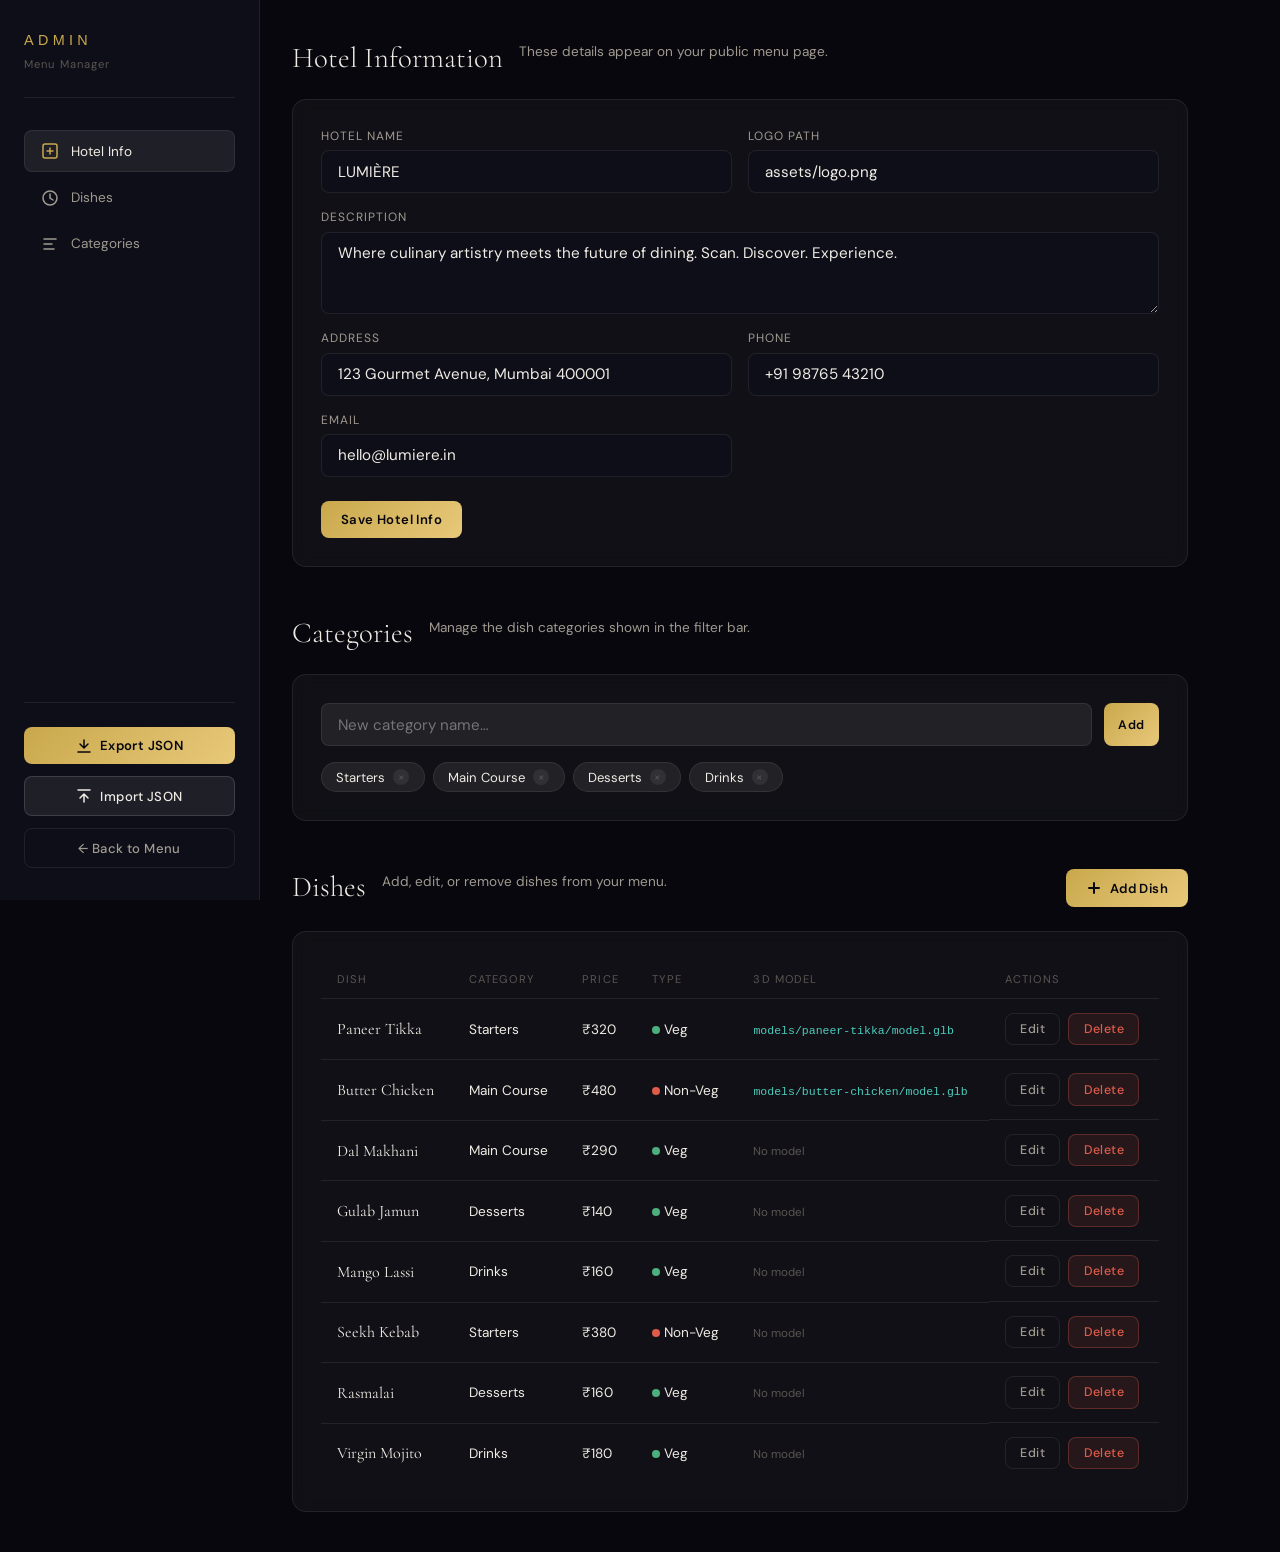
<file: admin.html>
<!DOCTYPE html>
<html lang="en">
<head>
  <meta charset="UTF-8" />
  <meta name="viewport" content="width=device-width, initial-scale=1.0" />
  <title>Admin Panel · AR Menu</title>
  <link rel="preconnect" href="https://fonts.googleapis.com" />
  <link rel="preconnect" href="https://fonts.gstatic.com" crossorigin />
  <link href="https://fonts.googleapis.com/css2?family=Cormorant+Garamond:wght@300;400;600&family=DM+Sans:wght@300;400;500&family=Syncopate:wght@400;700&display=swap" rel="stylesheet" />
  <link rel="stylesheet" href="css/style.css" />
  <link rel="stylesheet" href="css/admin.css" />
</head>
<body class="admin-body">

<div class="admin-layout">

  <!-- SIDEBAR -->
  <aside class="admin-sidebar">
    <div class="sidebar-brand">
      <span class="nav-brand">ADMIN</span>
      <span class="sidebar-sub">Menu Manager</span>
    </div>
    <nav class="sidebar-nav">
      <a href="#hotel-section" class="slink active" data-section="hotel-section">
        <svg width="18" height="18" viewBox="0 0 18 18" fill="none"><rect x="2" y="2" width="14" height="14" rx="2" stroke="currentColor" stroke-width="1.5"/><path d="M6 9h6M9 6v6" stroke="currentColor" stroke-width="1.5" stroke-linecap="round"/></svg>
        Hotel Info
      </a>
      <a href="#dishes-section" class="slink" data-section="dishes-section">
        <svg width="18" height="18" viewBox="0 0 18 18" fill="none"><circle cx="9" cy="9" r="7" stroke="currentColor" stroke-width="1.5"/><path d="M9 5v4l3 2" stroke="currentColor" stroke-width="1.5" stroke-linecap="round"/></svg>
        Dishes
      </a>
      <a href="#categories-section" class="slink" data-section="categories-section">
        <svg width="18" height="18" viewBox="0 0 18 18" fill="none"><path d="M3 4h12M3 9h8M3 14h10" stroke="currentColor" stroke-width="1.5" stroke-linecap="round"/></svg>
        Categories
      </a>
    </nav>
    <div class="sidebar-actions">
      <button class="admin-btn primary" id="export-btn">
        <svg width="16" height="16" viewBox="0 0 16 16" fill="none"><path d="M8 2v8M4 6l4 4 4-4M2 14h12" stroke="currentColor" stroke-width="1.5" stroke-linecap="round"/></svg>
        Export JSON
      </button>
      <label class="admin-btn secondary" for="import-file">
        <svg width="16" height="16" viewBox="0 0 16 16" fill="none"><path d="M8 14V6M4 10l4-4 4 4M2 2h12" stroke="currentColor" stroke-width="1.5" stroke-linecap="round"/></svg>
        Import JSON
        <input type="file" id="import-file" accept=".json" hidden />
      </label>
      <a href="index.html" class="admin-btn ghost">← Back to Menu</a>
    </div>
  </aside>

  <!-- MAIN -->
  <main class="admin-main">

    <!-- HOTEL INFO -->
    <section class="admin-section" id="hotel-section">
      <div class="admin-section-header">
        <h2>Hotel Information</h2>
        <p>These details appear on your public menu page.</p>
      </div>
      <div class="admin-card">
        <div class="form-grid">
          <div class="form-group">
            <label>Hotel Name</label>
            <input type="text" id="hotel-name" placeholder="e.g. LUMIÈRE" />
          </div>
          <div class="form-group">
            <label>Logo Path</label>
            <input type="text" id="hotel-logo" placeholder="assets/logo.png" />
          </div>
          <div class="form-group full">
            <label>Description</label>
            <textarea id="hotel-desc" rows="3" placeholder="Short tagline or description…"></textarea>
          </div>
          <div class="form-group">
            <label>Address</label>
            <input type="text" id="hotel-address" placeholder="123 Gourmet Avenue, City" />
          </div>
          <div class="form-group">
            <label>Phone</label>
            <input type="text" id="hotel-phone" placeholder="+91 00000 00000" />
          </div>
          <div class="form-group">
            <label>Email</label>
            <input type="text" id="hotel-email" placeholder="hello@hotel.com" />
          </div>
        </div>
        <button class="admin-btn primary" id="save-hotel-btn">Save Hotel Info</button>
      </div>
    </section>

    <!-- CATEGORIES -->
    <section class="admin-section" id="categories-section">
      <div class="admin-section-header">
        <h2>Categories</h2>
        <p>Manage the dish categories shown in the filter bar.</p>
      </div>
      <div class="admin-card">
        <div class="cat-input-row">
          <input type="text" id="cat-input" placeholder="New category name…" />
          <button class="admin-btn primary small" id="add-cat-btn">Add</button>
        </div>
        <div class="cat-list" id="cat-list"></div>
      </div>
    </section>

    <!-- DISHES -->
    <section class="admin-section" id="dishes-section">
      <div class="admin-section-header">
        <h2>Dishes</h2>
        <p>Add, edit, or remove dishes from your menu.</p>
        <button class="admin-btn primary" id="open-add-dish-btn">
          <svg width="16" height="16" viewBox="0 0 16 16" fill="none"><path d="M8 3v10M3 8h10" stroke="currentColor" stroke-width="2" stroke-linecap="round"/></svg>
          Add Dish
        </button>
      </div>

      <!-- Dish Form (shown inline) -->
      <div class="admin-card dish-form-card hidden" id="dish-form-card">
        <h3 id="dish-form-title">Add Dish</h3>
        <div class="form-grid">
          <div class="form-group">
            <label>Dish Name *</label>
            <input type="text" id="d-name" placeholder="e.g. Paneer Tikka" />
          </div>
          <div class="form-group">
            <label>Price (₹) *</label>
            <input type="number" id="d-price" placeholder="220" min="0" />
          </div>
          <div class="form-group full">
            <label>Description</label>
            <textarea id="d-desc" rows="3" placeholder="Short description of the dish…"></textarea>
          </div>
          <div class="form-group">
            <label>Category</label>
            <select id="d-category"></select>
          </div>
          <div class="form-group">
            <label>Type</label>
            <select id="d-type">
              <option value="veg">Veg</option>
              <option value="non-veg">Non-Veg</option>
            </select>
          </div>
          <div class="form-group">
            <label>Thumbnail Image Path</label>
            <input type="text" id="d-thumb" placeholder="models/dish-name/poster.jpg" />
          </div>
          <div class="form-group">
            <label>.GLB Model Path</label>
            <input type="text" id="d-glb" placeholder="models/dish-name/model.glb" />
          </div>
          <div class="form-group">
            <label>.USDZ Model Path (iOS)</label>
            <input type="text" id="d-usdz" placeholder="models/dish-name/model.usdz" />
          </div>
          <div class="form-group">
            <label>Featured?</label>
            <select id="d-featured">
              <option value="false">No</option>
              <option value="true">Yes</option>
            </select>
          </div>
        </div>
        <div class="form-actions">
          <button class="admin-btn primary" id="save-dish-btn">Save Dish</button>
          <button class="admin-btn ghost" id="cancel-dish-btn">Cancel</button>
        </div>
        <input type="hidden" id="d-id" />
      </div>

      <!-- Dish Table -->
      <div class="admin-card">
        <div class="dish-table-wrap">
          <table class="dish-table" id="dish-table">
            <thead>
              <tr>
                <th>Dish</th>
                <th>Category</th>
                <th>Price</th>
                <th>Type</th>
                <th>3D Model</th>
                <th>Actions</th>
              </tr>
            </thead>
            <tbody id="dish-tbody"></tbody>
          </table>
        </div>
      </div>
    </section>

  </main>
</div>

<div class="toast-container" id="toast-container"></div>

<script type="module" src="js/data.js"></script>
<script type="module" src="js/admin.js"></script>
</body>
</html>
</file>
<file: css/style.css>
/* ============================================================
   LUMIÈRE AR MENU — style.css
   Dark luxury theme · Glassmorphism · Futuristic
   ============================================================ */

/* ---------- CSS Variables ---------- */
:root {
  --bg:        #07070d;
  --bg2:       #0e0e18;
  --bg3:       #13131f;
  --surface:   rgba(255,255,255,0.04);
  --surface2:  rgba(255,255,255,0.07);
  --border:    rgba(255,255,255,0.08);
  --border2:   rgba(255,255,255,0.14);

  --gold:      #c9a84c;
  --gold2:     #e8c97a;
  --gold-glow: rgba(201,168,76,0.18);
  --teal:      #4ecdbe;
  --teal-dim:  rgba(78,205,190,0.12);

  --text:      #f0ece4;
  --text2:     #a09a90;
  --text3:     #5a5550;

  --veg-color:    #4caf7d;
  --nonveg-color: #e05c4b;

  --radius:    14px;
  --radius-sm: 8px;
  --radius-lg: 22px;

  --font-display: 'Cormorant Garamond', Georgia, serif;
  --font-label:   'Syncopate', sans-serif;
  --font-body:    'DM Sans', sans-serif;

  --transition: 0.3s cubic-bezier(0.4,0,0.2,1);
  --transition-fast: 0.15s ease;
}

/* ---------- Reset ---------- */
*, *::before, *::after { box-sizing: border-box; margin: 0; padding: 0; }
html { scroll-behavior: smooth; }
body {
  font-family: var(--font-body);
  background: var(--bg);
  color: var(--text);
  overflow-x: hidden;
  -webkit-font-smoothing: antialiased;
}
a { color: inherit; text-decoration: none; }
img { display: block; max-width: 100%; }
button { cursor: pointer; border: none; background: none; font-family: inherit; }
input, textarea, select {
  font-family: var(--font-body);
  font-size: 0.95rem;
  background: var(--surface2);
  border: 1px solid var(--border);
  color: var(--text);
  border-radius: var(--radius-sm);
  padding: 0.65rem 1rem;
  outline: none;
  transition: border-color var(--transition-fast);
  width: 100%;
}
input:focus, textarea:focus, select:focus {
  border-color: var(--gold);
}
select option { background: var(--bg2); }

/* ---------- NAV ---------- */
.nav {
  position: fixed;
  top: 0; left: 0; right: 0;
  z-index: 100;
  display: flex;
  align-items: center;
  justify-content: space-between;
  padding: 1.2rem 2rem;
  background: linear-gradient(to bottom, rgba(7,7,13,0.95), rgba(7,7,13,0));
  backdrop-filter: blur(0px);
  transition: background var(--transition), backdrop-filter var(--transition);
}
.nav.scrolled {
  background: rgba(10,10,18,0.92);
  backdrop-filter: blur(18px);
  border-bottom: 1px solid var(--border);
}
.nav-logo {
  display: flex;
  align-items: center;
  gap: 0.75rem;
}
.nav-logo img {
  height: 32px;
  width: auto;
  object-fit: contain;
}
.nav-brand {
  font-family: var(--font-label);
  font-size: 0.9rem;
  letter-spacing: 0.3em;
  color: var(--gold);
}
.nav-links {
  display: flex;
  gap: 2rem;
  align-items: center;
  font-size: 0.82rem;
  letter-spacing: 0.12em;
  text-transform: uppercase;
}
.nav-links a {
  color: var(--text2);
  transition: color var(--transition-fast);
}
.nav-links a:hover { color: var(--text); }
.nav-admin {
  padding: 0.4rem 1rem;
  border: 1px solid var(--border2);
  border-radius: 50px;
}
.nav-admin:hover {
  border-color: var(--gold);
  color: var(--gold) !important;
}

/* ---------- HERO ---------- */
.hero {
  position: relative;
  min-height: 100svh;
  display: flex;
  flex-direction: column;
  align-items: center;
  justify-content: center;
  text-align: center;
  padding: 8rem 2rem 4rem;
  overflow: hidden;
}
.hero-bg {
  position: absolute;
  inset: 0;
  pointer-events: none;
}
.hero-orb {
  position: absolute;
  border-radius: 50%;
  filter: blur(80px);
  opacity: 0.6;
}
.orb-1 {
  width: 500px; height: 500px;
  top: -100px; left: -150px;
  background: radial-gradient(circle, rgba(201,168,76,0.15), transparent 70%);
  animation: orbFloat 12s ease-in-out infinite;
}
.orb-2 {
  width: 400px; height: 400px;
  bottom: -80px; right: -100px;
  background: radial-gradient(circle, rgba(78,205,190,0.12), transparent 70%);
  animation: orbFloat 15s ease-in-out infinite reverse;
}
.orb-3 {
  width: 300px; height: 300px;
  top: 50%; left: 50%;
  transform: translate(-50%,-50%);
  background: radial-gradient(circle, rgba(201,168,76,0.06), transparent 70%);
  animation: orbPulse 8s ease-in-out infinite;
}
.grain {
  position: absolute;
  inset: 0;
  background-image: url("data:image/svg+xml,%3Csvg viewBox='0 0 200 200' xmlns='http://www.w3.org/2000/svg'%3E%3Cfilter id='n'%3E%3CfeTurbulence type='fractalNoise' baseFrequency='0.9' numOctaves='4' stitchTiles='stitch'/%3E%3C/filter%3E%3Crect width='100%25' height='100%25' filter='url(%23n)' opacity='0.04'/%3E%3C/svg%3E");
  opacity: 0.4;
}

.hero-eyebrow {
  font-family: var(--font-label);
  font-size: 0.65rem;
  letter-spacing: 0.4em;
  text-transform: uppercase;
  color: var(--gold);
  margin-bottom: 1.5rem;
  display: flex;
  align-items: center;
  gap: 1rem;
  justify-content: center;
}
.hero-eyebrow::before, .hero-eyebrow::after {
  content: '';
  display: block;
  width: 40px;
  height: 1px;
  background: var(--gold);
  opacity: 0.5;
}
.hero-title {
  font-family: var(--font-display);
  font-size: clamp(4rem, 12vw, 9rem);
  font-weight: 300;
  letter-spacing: 0.12em;
  line-height: 0.95;
  margin-bottom: 1.5rem;
  background: linear-gradient(135deg, #fff 30%, var(--gold2) 60%, #fff 90%);
  -webkit-background-clip: text;
  -webkit-text-fill-color: transparent;
  background-clip: text;
}
.hero-desc {
  font-size: clamp(0.9rem, 2vw, 1.1rem);
  color: var(--text2);
  max-width: 480px;
  line-height: 1.8;
  margin-bottom: 2.5rem;
}
.cta-btn {
  display: inline-flex;
  align-items: center;
  gap: 0.75rem;
  padding: 0.9rem 2rem;
  background: linear-gradient(135deg, var(--gold), var(--gold2));
  color: #07070d;
  font-family: var(--font-label);
  font-size: 0.65rem;
  letter-spacing: 0.2em;
  text-transform: uppercase;
  border-radius: 50px;
  font-weight: 700;
  transition: transform var(--transition), box-shadow var(--transition);
  box-shadow: 0 0 30px var(--gold-glow);
}
.cta-btn:hover {
  transform: translateY(-2px) scale(1.02);
  box-shadow: 0 0 50px rgba(201,168,76,0.35);
}
.hero-scroll {
  position: absolute;
  bottom: 2.5rem;
  left: 50%;
  transform: translateX(-50%);
  display: flex;
  flex-direction: column;
  align-items: center;
  gap: 0.5rem;
  font-size: 0.65rem;
  letter-spacing: 0.2em;
  text-transform: uppercase;
  color: var(--text3);
}
.scroll-line {
  width: 1px;
  height: 40px;
  background: linear-gradient(to bottom, var(--gold), transparent);
  animation: scrollPulse 2s ease-in-out infinite;
}

/* ---------- MENU SECTION ---------- */
.menu-section {
  padding: 6rem 2rem 4rem;
  max-width: 1400px;
  margin: 0 auto;
}
.section-header {
  text-align: center;
  margin-bottom: 3rem;
}
.section-eyebrow {
  font-family: var(--font-label);
  font-size: 0.6rem;
  letter-spacing: 0.4em;
  text-transform: uppercase;
  color: var(--gold);
  margin-bottom: 0.75rem;
}
.section-title {
  font-family: var(--font-display);
  font-size: clamp(2.5rem, 5vw, 4rem);
  font-weight: 300;
  letter-spacing: 0.05em;
  color: var(--text);
}

/* Filters Bar */
.filters-bar {
  display: flex;
  flex-wrap: wrap;
  gap: 1rem;
  align-items: center;
  justify-content: space-between;
  margin-bottom: 1.5rem;
}
.category-filters {
  display: flex;
  flex-wrap: wrap;
  gap: 0.5rem;
}
.filter-btn {
  padding: 0.45rem 1.2rem;
  border: 1px solid var(--border);
  border-radius: 50px;
  font-size: 0.8rem;
  color: var(--text2);
  background: var(--surface);
  transition: all var(--transition-fast);
  letter-spacing: 0.05em;
}
.filter-btn:hover, .filter-btn.active {
  border-color: var(--gold);
  color: var(--gold);
  background: var(--gold-glow);
}
.veg-filter {
  display: flex;
  gap: 0.4rem;
}
.veg-btn {
  padding: 0.4rem 1rem;
  border: 1px solid var(--border);
  border-radius: 50px;
  font-size: 0.78rem;
  color: var(--text2);
  background: var(--surface);
  display: flex;
  align-items: center;
  gap: 0.4rem;
  transition: all var(--transition-fast);
}
.veg-btn:hover, .veg-btn.active {
  border-color: var(--border2);
  color: var(--text);
  background: var(--surface2);
}
.veg-dot {
  width: 8px; height: 8px;
  border-radius: 50%;
  display: inline-block;
}
.veg-dot.veg { background: var(--veg-color); }
.veg-dot.nonveg { background: var(--nonveg-color); }

/* Search */
.search-wrap { margin-bottom: 2.5rem; }
.search-box {
  max-width: 400px;
  position: relative;
}
.search-box svg {
  position: absolute;
  left: 1rem;
  top: 50%;
  transform: translateY(-50%);
  color: var(--text3);
  pointer-events: none;
}
.search-box input {
  padding-left: 3rem;
  background: var(--surface);
  border: 1px solid var(--border);
}

/* Dish Grid */
.dish-grid {
  display: grid;
  grid-template-columns: repeat(auto-fill, minmax(280px, 1fr));
  gap: 1.5rem;
}

/* Dish Card */
.dish-card {
  background: var(--surface);
  border: 1px solid var(--border);
  border-radius: var(--radius-lg);
  overflow: hidden;
  transition: transform var(--transition), border-color var(--transition), box-shadow var(--transition);
  cursor: pointer;
  position: relative;
  backdrop-filter: blur(12px);
}
.dish-card:hover {
  transform: translateY(-6px);
  border-color: var(--border2);
  box-shadow: 0 20px 50px rgba(0,0,0,0.4), 0 0 0 1px rgba(201,168,76,0.1);
}
.dish-card::before {
  content: '';
  position: absolute;
  inset: 0;
  border-radius: var(--radius-lg);
  background: linear-gradient(135deg, rgba(255,255,255,0.04), transparent 50%);
  pointer-events: none;
}
.dish-thumb {
  width: 100%;
  aspect-ratio: 4/3;
  object-fit: cover;
  display: block;
  transition: transform 0.6s ease;
}
.dish-card:hover .dish-thumb { transform: scale(1.04); }
.dish-thumb-placeholder {
  width: 100%;
  aspect-ratio: 4/3;
  display: flex;
  align-items: center;
  justify-content: center;
  background: linear-gradient(135deg, var(--bg2), var(--bg3));
  font-size: 3rem;
  transition: transform 0.6s ease;
}
.dish-card:hover .dish-thumb-placeholder { transform: scale(1.04); }
.dish-thumb-wrap {
  overflow: hidden;
  position: relative;
}
.dish-type-badge {
  position: absolute;
  top: 0.75rem;
  right: 0.75rem;
  width: 20px; height: 20px;
  border-radius: 3px;
  border: 1.5px solid;
  display: flex;
  align-items: center;
  justify-content: center;
}
.dish-type-badge.veg {
  border-color: var(--veg-color);
  background: rgba(76,175,125,0.1);
}
.dish-type-badge.non-veg {
  border-color: var(--nonveg-color);
  background: rgba(224,92,75,0.1);
}
.dish-type-badge::after {
  content: '';
  width: 8px; height: 8px;
  border-radius: 50%;
}
.dish-type-badge.veg::after { background: var(--veg-color); }
.dish-type-badge.non-veg::after { background: var(--nonveg-color); }

.dish-info {
  padding: 1.2rem 1.3rem 1.4rem;
}
.dish-cat-tag {
  font-size: 0.65rem;
  letter-spacing: 0.15em;
  text-transform: uppercase;
  color: var(--gold);
  margin-bottom: 0.4rem;
  font-family: var(--font-label);
}
.dish-name {
  font-family: var(--font-display);
  font-size: 1.35rem;
  font-weight: 400;
  color: var(--text);
  margin-bottom: 0.4rem;
  line-height: 1.25;
}
.dish-short-desc {
  font-size: 0.82rem;
  color: var(--text2);
  line-height: 1.6;
  margin-bottom: 1rem;
  display: -webkit-box;
  -webkit-line-clamp: 2;
  -webkit-box-orient: vertical;
  overflow: hidden;
}
.dish-footer {
  display: flex;
  align-items: center;
  justify-content: space-between;
  gap: 0.75rem;
}
.dish-price {
  font-family: var(--font-display);
  font-size: 1.4rem;
  color: var(--gold2);
  font-weight: 600;
}
.dish-price .currency {
  font-size: 0.9rem;
  color: var(--text2);
  margin-right: 1px;
}
.dish-ar-btn {
  display: inline-flex;
  align-items: center;
  gap: 0.4rem;
  padding: 0.45rem 0.9rem;
  border: 1px solid var(--border2);
  border-radius: 50px;
  font-size: 0.72rem;
  color: var(--text2);
  background: var(--surface2);
  transition: all var(--transition-fast);
  letter-spacing: 0.05em;
}
.dish-ar-btn:hover {
  border-color: var(--teal);
  color: var(--teal);
  background: var(--teal-dim);
}
.dish-ar-btn svg { width: 12px; height: 12px; }

/* Empty State */
.empty-state {
  text-align: center;
  padding: 5rem 2rem;
  color: var(--text3);
  grid-column: 1/-1;
}
.empty-icon {
  font-size: 3rem;
  margin-bottom: 1rem;
  animation: spinSlow 6s linear infinite;
}

/* ---------- MODAL ---------- */
.modal-overlay {
  position: fixed;
  inset: 0;
  background: rgba(0,0,0,0.7);
  backdrop-filter: blur(8px);
  z-index: 200;
  display: flex;
  align-items: flex-end;
  justify-content: center;
  opacity: 0;
  pointer-events: none;
  transition: opacity var(--transition);
}
.modal-overlay.open {
  opacity: 1;
  pointer-events: auto;
}
.modal-drawer {
  width: 100%;
  max-width: 620px;
  max-height: 92svh;
  background: var(--bg2);
  border: 1px solid var(--border);
  border-radius: var(--radius-lg) var(--radius-lg) 0 0;
  overflow-y: auto;
  transform: translateY(100%);
  transition: transform 0.45s cubic-bezier(0.32,0.72,0,1);
  position: relative;
}
.modal-overlay.open .modal-drawer {
  transform: translateY(0);
}
.modal-close {
  position: absolute;
  top: 1rem;
  right: 1rem;
  z-index: 10;
  width: 36px; height: 36px;
  border-radius: 50%;
  background: var(--surface2);
  border: 1px solid var(--border);
  display: flex;
  align-items: center;
  justify-content: center;
  color: var(--text2);
  transition: all var(--transition-fast);
}
.modal-close:hover {
  background: var(--surface2);
  border-color: var(--border2);
  color: var(--text);
}
.modal-body {
  padding: 1.5rem;
}
.modal-model-viewer {
  width: 100%;
  aspect-ratio: 1;
  border-radius: var(--radius);
  overflow: hidden;
  background: var(--bg3);
  margin-bottom: 1.5rem;
  position: relative;
}
.modal-model-viewer model-viewer {
  width: 100%;
  height: 100%;
}
.modal-model-no3d {
  width: 100%;
  aspect-ratio: 1;
  border-radius: var(--radius);
  overflow: hidden;
  background: var(--bg3);
  margin-bottom: 1.5rem;
  display: flex;
  align-items: center;
  justify-content: center;
  font-size: 4rem;
  color: var(--text3);
}
.modal-dish-type {
  display: inline-flex;
  align-items: center;
  gap: 0.5rem;
  font-size: 0.75rem;
  color: var(--text2);
  margin-bottom: 0.5rem;
  padding: 0.25rem 0.75rem;
  border-radius: 50px;
  border: 1px solid var(--border);
  background: var(--surface);
}
.modal-dish-cat {
  font-family: var(--font-label);
  font-size: 0.6rem;
  letter-spacing: 0.2em;
  color: var(--gold);
  margin-bottom: 0.5rem;
}
.modal-dish-name {
  font-family: var(--font-display);
  font-size: 2rem;
  font-weight: 300;
  margin-bottom: 0.75rem;
  line-height: 1.1;
}
.modal-dish-desc {
  font-size: 0.9rem;
  color: var(--text2);
  line-height: 1.8;
  margin-bottom: 1.5rem;
}
.modal-dish-footer {
  display: flex;
  align-items: center;
  justify-content: space-between;
  gap: 1rem;
  flex-wrap: wrap;
}
.modal-price {
  font-family: var(--font-display);
  font-size: 2rem;
  color: var(--gold2);
  font-weight: 600;
}
.ar-launch-btn {
  display: inline-flex;
  align-items: center;
  gap: 0.6rem;
  padding: 0.75rem 1.5rem;
  background: linear-gradient(135deg, var(--teal), #2bb8aa);
  color: #07070d;
  border-radius: 50px;
  font-family: var(--font-label);
  font-size: 0.62rem;
  letter-spacing: 0.2em;
  font-weight: 700;
  text-transform: uppercase;
  transition: transform var(--transition), box-shadow var(--transition);
  box-shadow: 0 0 25px rgba(78,205,190,0.25);
}
.ar-launch-btn:hover {
  transform: translateY(-2px);
  box-shadow: 0 0 40px rgba(78,205,190,0.4);
}
.ar-not-supported {
  font-size: 0.75rem;
  color: var(--text3);
  margin-top: 0.75rem;
}

/* ---------- QR SECTION ---------- */
.qr-section {
  padding: 6rem 2rem;
  background: var(--bg2);
  border-top: 1px solid var(--border);
  border-bottom: 1px solid var(--border);
}
.qr-inner {
  max-width: 900px;
  margin: 0 auto;
  display: grid;
  grid-template-columns: 1fr auto;
  gap: 4rem;
  align-items: center;
}
.qr-text .section-eyebrow { margin-bottom: 0.5rem; }
.qr-text h2 {
  font-family: var(--font-display);
  font-size: clamp(2rem, 4vw, 3rem);
  font-weight: 300;
  margin-bottom: 1rem;
}
.qr-text p {
  color: var(--text2);
  font-size: 0.95rem;
  line-height: 1.8;
  margin-bottom: 1.5rem;
}
.qr-url {
  display: inline-block;
  padding: 0.6rem 1.2rem;
  background: var(--surface2);
  border: 1px solid var(--border2);
  border-radius: var(--radius-sm);
  font-size: 0.85rem;
  color: var(--teal);
  letter-spacing: 0.05em;
  word-break: break-all;
}
.qr-code-box {
  width: 200px;
  min-height: 200px;
  background: white;
  border-radius: var(--radius);
  display: flex;
  flex-direction: column;
  align-items: center;
  justify-content: center;
  padding: 1.5rem;
  text-align: center;
  flex-shrink: 0;
}
#qr-placeholder {
  display: flex;
  flex-direction: column;
  align-items: center;
  gap: 0.75rem;
  color: #aaa;
  font-size: 0.75rem;
  text-align: center;
  line-height: 1.5;
}
#qr-placeholder svg { color: #ccc; }
#qr-canvas {
  width: 160px !important;
  height: 160px !important;
  image-rendering: pixelated;
}

/* ---------- FOOTER ---------- */
.footer {
  padding: 4rem 2rem 2rem;
  border-top: 1px solid var(--border);
}
.footer-inner {
  max-width: 1000px;
  margin: 0 auto;
  display: grid;
  grid-template-columns: 1fr 1fr;
  gap: 3rem;
  padding-bottom: 2rem;
  margin-bottom: 2rem;
  border-bottom: 1px solid var(--border);
}
.footer-brand .nav-brand { display: block; margin-bottom: 0.75rem; }
.footer-brand p {
  font-size: 0.85rem;
  color: var(--text2);
  line-height: 1.7;
  max-width: 280px;
}
.footer-links {
  display: flex;
  flex-direction: column;
  gap: 0.5rem;
}
.footer-links span {
  font-size: 0.85rem;
  color: var(--text2);
}
.footer-bottom {
  max-width: 1000px;
  margin: 0 auto;
  display: flex;
  justify-content: space-between;
  font-size: 0.75rem;
  color: var(--text3);
}

/* ---------- TOAST ---------- */
.toast-container {
  position: fixed;
  bottom: 2rem;
  right: 2rem;
  z-index: 999;
  display: flex;
  flex-direction: column;
  gap: 0.75rem;
  pointer-events: none;
}
.toast {
  display: flex;
  align-items: center;
  gap: 0.75rem;
  padding: 0.9rem 1.25rem;
  background: var(--bg2);
  border: 1px solid var(--border);
  border-radius: var(--radius);
  font-size: 0.85rem;
  color: var(--text);
  backdrop-filter: blur(16px);
  box-shadow: 0 10px 40px rgba(0,0,0,0.4);
  transform: translateX(120%);
  transition: transform 0.4s cubic-bezier(0.32,0.72,0,1);
  max-width: 320px;
  pointer-events: auto;
}
.toast.show { transform: translateX(0); }
.toast.success { border-color: rgba(76,175,125,0.4); }
.toast.error   { border-color: rgba(224,92,75,0.4); }
.toast-dot {
  width: 8px; height: 8px;
  border-radius: 50%;
  flex-shrink: 0;
}
.toast.success .toast-dot { background: var(--veg-color); }
.toast.error   .toast-dot { background: var(--nonveg-color); }
.toast.info    .toast-dot { background: var(--gold); }

/* ---------- UTILITY ---------- */
.hidden { display: none !important; }

/* ---------- RESPONSIVE ---------- */
@media (max-width: 768px) {
  .nav { padding: 1rem 1.25rem; }
  .nav-links { gap: 1.25rem; }
  .hero { padding: 7rem 1.5rem 4rem; }
  .menu-section { padding: 4rem 1.25rem 3rem; }
  .dish-grid { grid-template-columns: repeat(auto-fill, minmax(240px, 1fr)); gap: 1rem; }
  .filters-bar { flex-direction: column; align-items: flex-start; }
  .qr-inner { grid-template-columns: 1fr; text-align: center; }
  .qr-code-box { margin: 0 auto; }
  .footer-inner { grid-template-columns: 1fr; gap: 2rem; }
  .footer-bottom { flex-direction: column; gap: 0.5rem; text-align: center; }
  .modal-drawer { border-radius: var(--radius-lg) var(--radius-lg) 0 0; }
}

@media (max-width: 480px) {
  .dish-grid { grid-template-columns: 1fr; }
  .search-box { max-width: 100%; }
}
</file>
<file: css/admin.css>
/* ============================================================
   admin.css — Admin Panel Styles
   ============================================================ */

.admin-body {
  background: var(--bg);
  min-height: 100vh;
}

/* ---------- Layout ---------- */
.admin-layout {
  display: grid;
  grid-template-columns: 260px 1fr;
  min-height: 100vh;
}

/* ---------- Sidebar ---------- */
.admin-sidebar {
  background: var(--bg2);
  border-right: 1px solid var(--border);
  padding: 2rem 1.5rem;
  display: flex;
  flex-direction: column;
  gap: 2rem;
  position: sticky;
  top: 0;
  height: 100vh;
  overflow-y: auto;
}
.sidebar-brand {
  padding-bottom: 1.5rem;
  border-bottom: 1px solid var(--border);
}
.sidebar-brand .nav-brand { display: block; margin-bottom: 0.25rem; }
.sidebar-sub {
  font-size: 0.7rem;
  color: var(--text3);
  letter-spacing: 0.1em;
}
.sidebar-nav {
  display: flex;
  flex-direction: column;
  gap: 0.25rem;
  flex: 1;
}
.slink {
  display: flex;
  align-items: center;
  gap: 0.75rem;
  padding: 0.7rem 1rem;
  border-radius: var(--radius-sm);
  font-size: 0.85rem;
  color: var(--text2);
  transition: all var(--transition-fast);
  border: 1px solid transparent;
}
.slink:hover, .slink.active {
  background: var(--surface2);
  border-color: var(--border);
  color: var(--text);
}
.slink.active svg { color: var(--gold); }
.sidebar-actions {
  display: flex;
  flex-direction: column;
  gap: 0.75rem;
  padding-top: 1.5rem;
  border-top: 1px solid var(--border);
}

/* ---------- Main Area ---------- */
.admin-main {
  padding: 2.5rem 2rem;
  display: flex;
  flex-direction: column;
  gap: 3rem;
  max-width: 960px;
}
.admin-section-header {
  margin-bottom: 1.5rem;
  display: flex;
  align-items: flex-start;
  justify-content: space-between;
  gap: 1rem;
  flex-wrap: wrap;
}
.admin-section-header h2 {
  font-family: var(--font-display);
  font-size: 1.8rem;
  font-weight: 300;
}
.admin-section-header p {
  font-size: 0.85rem;
  color: var(--text2);
  margin-top: 0.2rem;
  flex: 1;
}

/* ---------- Cards ---------- */
.admin-card {
  background: var(--surface);
  border: 1px solid var(--border);
  border-radius: var(--radius);
  padding: 1.75rem;
  backdrop-filter: blur(8px);
}

/* ---------- Forms ---------- */
.form-grid {
  display: grid;
  grid-template-columns: 1fr 1fr;
  gap: 1rem;
  margin-bottom: 1.5rem;
}
.form-group {
  display: flex;
  flex-direction: column;
  gap: 0.4rem;
}
.form-group.full { grid-column: 1 / -1; }
.form-group label {
  font-size: 0.75rem;
  color: var(--text2);
  letter-spacing: 0.08em;
  text-transform: uppercase;
}
.form-group input,
.form-group textarea,
.form-group select {
  background: var(--bg2);
  border-color: var(--border);
}

/* ---------- Buttons ---------- */
.admin-btn {
  display: inline-flex;
  align-items: center;
  justify-content: center;
  gap: 0.5rem;
  padding: 0.65rem 1.25rem;
  border-radius: var(--radius-sm);
  font-size: 0.82rem;
  font-family: var(--font-body);
  font-weight: 500;
  transition: all var(--transition-fast);
  letter-spacing: 0.03em;
  white-space: nowrap;
}
.admin-btn.primary {
  background: linear-gradient(135deg, var(--gold), var(--gold2));
  color: #07070d;
  font-weight: 600;
}
.admin-btn.primary:hover {
  filter: brightness(1.1);
  transform: translateY(-1px);
}
.admin-btn.secondary {
  background: var(--surface2);
  border: 1px solid var(--border2);
  color: var(--text);
  cursor: pointer;
}
.admin-btn.secondary:hover {
  border-color: var(--gold);
  color: var(--gold);
}
.admin-btn.ghost {
  border: 1px solid var(--border);
  color: var(--text2);
  background: transparent;
}
.admin-btn.ghost:hover {
  border-color: var(--border2);
  color: var(--text);
}
.admin-btn.danger {
  background: rgba(224,92,75,0.1);
  border: 1px solid rgba(224,92,75,0.3);
  color: var(--nonveg-color);
}
.admin-btn.danger:hover {
  background: rgba(224,92,75,0.2);
  border-color: var(--nonveg-color);
}
.admin-btn.small {
  padding: 0.45rem 0.9rem;
  font-size: 0.78rem;
}

/* ---------- Categories ---------- */
.cat-input-row {
  display: flex;
  gap: 0.75rem;
  margin-bottom: 1rem;
}
.cat-input-row input { flex: 1; }
.cat-list {
  display: flex;
  flex-wrap: wrap;
  gap: 0.5rem;
}
.cat-tag {
  display: inline-flex;
  align-items: center;
  gap: 0.5rem;
  padding: 0.35rem 0.9rem;
  background: var(--surface2);
  border: 1px solid var(--border);
  border-radius: 50px;
  font-size: 0.82rem;
  color: var(--text);
}
.cat-tag button {
  width: 16px; height: 16px;
  border-radius: 50%;
  display: flex;
  align-items: center;
  justify-content: center;
  font-size: 12px;
  color: var(--text3);
  background: var(--surface2);
  transition: color var(--transition-fast);
}
.cat-tag button:hover { color: var(--nonveg-color); }

/* ---------- Dish Form ---------- */
.dish-form-card {
  border-color: var(--gold-glow);
  margin-bottom: 1.5rem;
}
.dish-form-card h3 {
  font-family: var(--font-display);
  font-size: 1.4rem;
  font-weight: 300;
  margin-bottom: 1.5rem;
  color: var(--gold2);
}
.form-actions {
  display: flex;
  gap: 0.75rem;
  padding-top: 0.5rem;
}

/* ---------- Dish Table ---------- */
.dish-table-wrap { overflow-x: auto; }
.dish-table {
  width: 100%;
  border-collapse: collapse;
  font-size: 0.85rem;
}
.dish-table th {
  text-align: left;
  padding: 0.75rem 1rem;
  border-bottom: 1px solid var(--border);
  color: var(--text3);
  font-size: 0.7rem;
  letter-spacing: 0.1em;
  text-transform: uppercase;
  font-weight: 400;
  white-space: nowrap;
}
.dish-table td {
  padding: 0.85rem 1rem;
  border-bottom: 1px solid var(--border);
  color: var(--text);
  vertical-align: middle;
}
.dish-table tr:last-child td { border-bottom: none; }
.dish-table tr:hover td { background: var(--surface); }
.dish-table .dish-name-cell {
  font-family: var(--font-display);
  font-size: 1rem;
  font-weight: 400;
}
.dish-table .model-path {
  font-size: 0.72rem;
  color: var(--teal);
  font-family: monospace;
  max-width: 160px;
  overflow: hidden;
  text-overflow: ellipsis;
  white-space: nowrap;
}
.dish-table .no-model {
  font-size: 0.72rem;
  color: var(--text3);
}
.td-actions {
  display: flex;
  gap: 0.5rem;
}

/* ---------- Responsive ---------- */
@media (max-width: 900px) {
  .admin-layout {
    grid-template-columns: 1fr;
  }
  .admin-sidebar {
    position: static;
    height: auto;
    flex-direction: row;
    flex-wrap: wrap;
    gap: 1rem;
  }
  .sidebar-nav {
    flex-direction: row;
    flex: none;
  }
  .sidebar-actions {
    flex-direction: row;
    flex-wrap: wrap;
    border-top: none;
    padding-top: 0;
  }
  .form-grid { grid-template-columns: 1fr; }
  .form-group.full { grid-column: auto; }
  .admin-main { padding: 1.5rem 1rem; }
}
</file>
